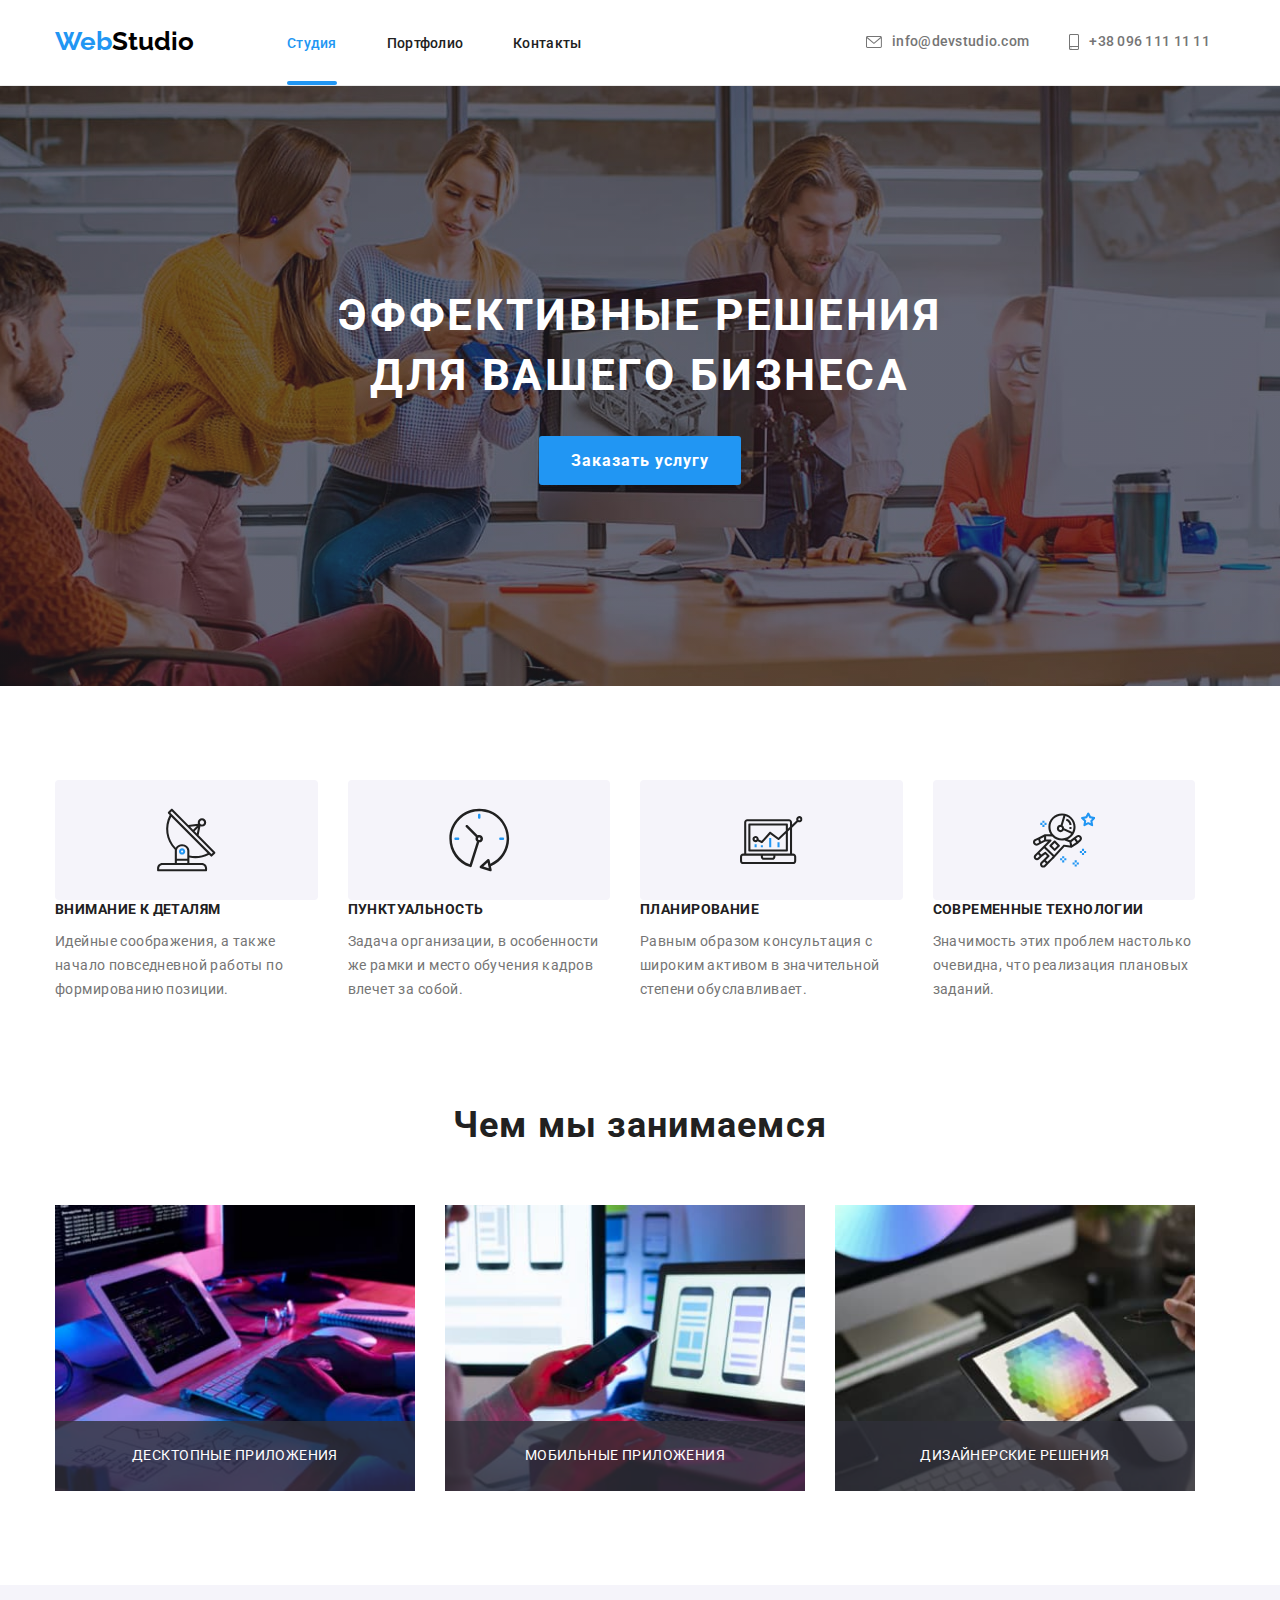
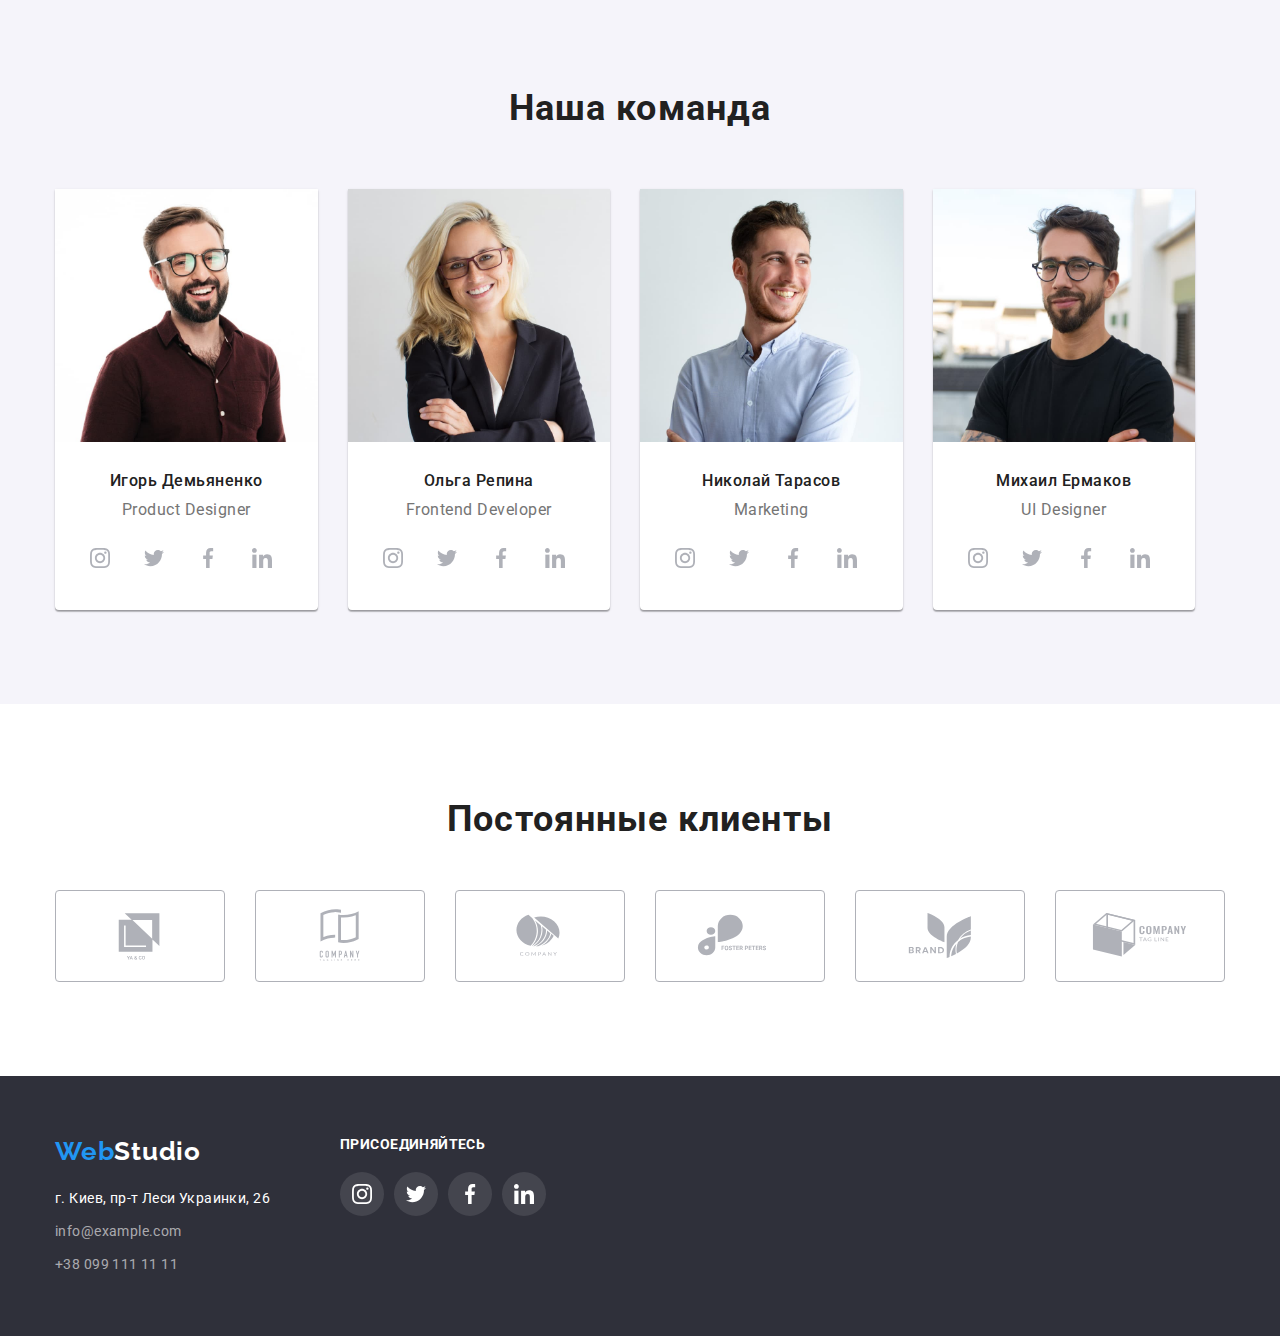
<file: index.html>
<!DOCTYPE html>
<html lang="en">

<head>
    <meta charset="UTF-8">
    <meta http-equiv="X-UA-Compatible" content="IE=edge">
    <meta name="viewport" content="width=device-width, initial-scale=1.0">
    <title>Document</title>
    <link
        href="https://fonts.googleapis.com/css2?family=Raleway:wght@700&family=Roboto:ital,wght@0,500;0,700;0,900;1,400;1,700&display=swap"
        rel="stylesheet">
    <link rel="stylesheet" href="https://github.com/sindresorhus/modern-normalize/blob/main/modern-normalize.css">
    <link rel="stylesheet" href="https://cdnjs.cloudflare.com/ajax/libs/animate.css/4.1.1/animate.min.css" />
    <link rel="stylesheet" href="./css/styles.css">
</head>

<body>
    <!--header section-->
    <header class="header">
        <div class="container header-container">
            <nav class="header-nav">
                <a class="header-logo link" href=""><span class="header-logo-color">Web</span>Studio</a>
                <ul class="list hedar-list">
                    <li class="header-item"> <a class="link header-link active header-studio-color" href="#">Студия</a></li>
                    <li class="header-item"> <a class="link header-link" href="./portfolio.html">Портфолио</a></li>
                    <li class="header-item"> <a class="link header-link" href="">Контакты</a></li>
                </ul>
            </nav>
            <div class="container header-conect">
                <ul class="list header-cont-list">
                    <li class="header-mail icon-mail"> 
                        <a class="link header-mail-color" href="mailto:info@devstudio.com">
                            <svg width="16" height="12" class="icon-mail"> 
                                <use href="./images/icons.svg#icon-envelope-hover">
                                </use>
                            </svg>info@devstudio.com
                        </a>
                    </li>
                    
                    <li class="header-tel">
                        <a class="link header-tel-color" href="tel:+380961111111">
                            <svg width="10" height="16" class="icon-tel">
                                <use href="./images/icons.svg#icon-smartphone">
                                </use>
                            </svg> +38 096 111 11 11
                        </a>
                    </li>
                </ul>
            </div>
        </div>
    </header>
    <main>
        <!--heroy section-->
        <section class="heroy-section overlay">
            <div class="container">
                <h1 class="heroy-titel">Эффективные решения для вашего бизнеса</h1>
                <button class="button button-color" data-modal-open>Заказать услугу</button>
            </div>
        </section>

        <!--features section-->
        <section class="features-section">
            <div class="container">
                <h2 hidden>Особенности</h2>
                    <ul class="list features-list">
                        <li class="features-item">
                            <div class="icon-features-item">
                                <svg width="70" height="70">
                                    <use href="./images/icons.svg#icon-antenna">
                                    </use>
                                </svg>
                            </div>
                            <h3 class="features-list-title">Внимание к деталям</h3>
                            <p class="features-list-text">
                                Идейные соображения, а также начало повседневной работы по формированию позиции.
                            </p>
                        </li>

                        <li class="features-item">
                            <div class="icon-features-item">
                                <svg width="70" height="70">
                                    <use href="./images/icons.svg#icon-clock">
                                    </use>
                                </svg>
                            </div>
                            <h3 class="features-list-title">Пунктуальность</h3>
                            <p class="features-list-text">
                                Задача организации, в особенности же рамки и место обучения кадров влечет за собой.
                            </p>
                        </li>

                        <li class="features-item">
                            <div class="icon-features-item">
                                <svg width="70" height="70">
                                    <use href="./images/icons.svg#icon-diagram">
                                    </use>
                                </svg>
                            </div>
                            <h3 class="features-list-title">Планирование</h3>
                            <p class="features-list-text">
                                Равным образом консультация с широким активом в значительной степени обуславливает.
                            </p>
                        </li>

                        <li  class="features-item">
                            <div class="icon-features-item">
                                <svg width="70" height="70">
                                    <use href="./images/icons.svg#icon-astronaut">
                                    </use>
                                </svg>
                            </div>
                            <h3 class="features-list-title">Современные технологии</h3>
                            <p class="features-list-text">
                                Значимость этих проблем настолько очевидна, что реализация плановых заданий.
                            </p>
                        </li>
                    </ul>
            </div>
        </section>

        <!--our work section-->
        <section class="work-section">
            <div class="container">
                <h2 class="our-work-title">Чем мы занимаемся</h2>
                <ul class="list list-work">
                    <li class="work-item">
                        <img src="images/photo(0).jpg" alt="our work 1" width="370"/>
                        <p class="work-item-text">Десктопные приложения</p>
                    </li>

                    <li class="work-item"><img src="images/photo(1).jpg" alt="our work 2" width="370"/>
                        <p class="work-item-text">Мобильные приложения</p>
                    </li>

                    <li class="work-item"><img src="images/photo(2).jpg" alt="our work 3" width="370"/>
                        <p class="work-item-text">Дизайнерские решения</p>
                    </li>
                </ul>
            </div>
        </section>

        <!--our team section-->
        <section class="our-team">
            <div class="container team-container">
                <h2 class="our-team-title">Наша команда</h2>
                <ul class="list list-team">
                    <li class="team-item">
                        <img class="img-team" src="images/photo(3).jpg" alt="фото Игорь Демьяненко" width="270" />
                        <p class="our-team-name">Игорь Демьяненко</p>
                        <p class="our-team-position">Product Designer</p>
                        <ul class="social-network-list list">
                            <li class="social-network-item">
                                <a href="" class="social-network-link">
                                    <svg width="20" height="20" class="social-network-icon">
                                        <use href="./images/icons.svg#icon-instagram"></use>
                                    </svg>
                                </a>
                            </li>
                        
                            <li class="social-network-item">
                                <a href="" class="social-network-link">
                                    <svg width="20" height="20" class="social-network-icon">
                                        <use href="./images/icons.svg#icon-twitter"></use>
                                    </svg>
                                </a>
                            </li>
                        
                            <li class="social-network-item">
                                <a href="" class="social-network-link">
                                    <svg width="20" height="20" class="social-network-icon">
                                        <use href="./images/icons.svg#icon-facebook"></use>
                                    </svg>
                                </a>
                            </li>
                        
                            <li class="social-network-item">
                                <a href="" class="social-network-link">
                                    <svg width="20" height="20" class="social-network-icon">
                                        <use href="./images/icons.svg#icon-linkedin"></use>
                                    </svg>
                                </a>
                            </li>
                        </ul>
                        
                    </li>
                    <li class="team-item">
                        <img class="img-team" src="images/photo(4).jpg" alt="фото Ольга Репина" width="270" />
                        <p class="our-team-name">Ольга Репина</p>
                        <p class="our-team-position">Frontend Developer</p>
                        <ul class="social-network-list list">
                            <li class="social-network-item">
                                <a href="" class="social-network-link">
                                    <svg width="20" height="20" class="social-network-icon">
                                        <use href="./images/icons.svg#icon-instagram"></use>
                                    </svg>
                                </a>
                            </li>
                        
                            <li class="social-network-item">
                                <a href="" class="social-network-link">
                                    <svg width="20" height="20" class="social-network-icon">
                                        <use href="./images/icons.svg#icon-twitter"></use>
                                    </svg>
                                </a>
                            </li>
                        
                            <li class="social-network-item">
                                <a href="" class="social-network-link">
                                    <svg width="20" height="20" class="social-network-icon">
                                        <use href="./images/icons.svg#icon-facebook"></use>
                                    </svg>
                                </a>
                            </li>
                        
                            <li class="social-network-item">
                                <a href="" class="social-network-link">
                                    <svg width="20" height="20" class="social-network-icon">
                                        <use href="./images/icons.svg#icon-linkedin"></use>
                                    </svg>
                                </a>
                            </li>
                        </ul>
                    </li>
                    <li class="team-item">
                        <img class="img-team" src="images/photo(5).jpg" alt="фото Николай Тарасов" width="270" />
                        <p class="our-team-name">Николай Тарасов</p>
                        <p class="our-team-position">Marketing</p>
                        <ul class="social-network-list list">
                            <li class="social-network-item">
                                <a href="" class="social-network-link">
                                    <svg width="20" height="20" class="social-network-icon">
                                        <use href="./images/icons.svg#icon-instagram"></use>
                                    </svg>
                                </a>
                            </li>
                        
                            <li class="social-network-item">
                                <a href="" class="social-network-link">
                                    <svg width="20" height="20" class="social-network-icon">
                                        <use href="./images/icons.svg#icon-twitter"></use>
                                    </svg>
                                </a>
                            </li>
                        
                            <li class="social-network-item">
                                <a href="" class="social-network-link">
                                    <svg width="20" height="20" class="social-network-icon">
                                        <use href="./images/icons.svg#icon-facebook"></use>
                                    </svg>
                                </a>
                            </li>
                        
                            <li class="social-network-item">
                                <a href="" class="social-network-link">
                                    <svg width="20" height="20" class="social-network-icon">
                                        <use href="./images/icons.svg#icon-linkedin"></use>
                                    </svg>
                                </a>
                            </li>
                        </ul>
                    </li>
                    <li class="team-item">
                        <img class="img-team" src="images/photo(6).jpg" alt="фото Михаил Ермаков" width="270" />
                        <p class="our-team-name">Михаил Ермаков</p>
                        <p class="our-team-position">UI Designer</p>
                        <ul class="social-network-list list">
                            <li class="social-network-item">
                                <a href="" class="social-network-link">
                                    <svg width="20" height="20" class="social-network-icon">
                                        <use href="./images/icons.svg#icon-instagram"></use>
                                    </svg>
                                </a>
                            </li>
                        
                            <li class="social-network-item">
                                <a href="" class="social-network-link">
                                    <svg width="20" height="20" class="social-network-icon">
                                        <use href="./images/icons.svg#icon-twitter"></use>
                                    </svg>
                                </a>
                            </li>
                        
                            <li class="social-network-item">
                                <a href="" class="social-network-link">
                                    <svg width="20" height="20" class="social-network-icon">
                                        <use href="./images/icons.svg#icon-facebook"></use>
                                    </svg>
                                </a>
                            </li>
                        
                            <li class="social-network-item">
                                <a href="" class="social-network-link">
                                    <svg width="20" height="20" class="social-network-icon">
                                        <use href="./images/icons.svg#icon-linkedin"></use>
                                    </svg>
                                </a>
                            </li>
                        </ul>
                    </li>
                </ul>
            </div>
            
        </section>

        <!-- =================ПОСТОЯННЫЕ КЛИЕНТЫ====================== -->
        <section class="clients">
            <div class="container">
                <h2 class="clients-title">Постоянные клиенты</h2>

                <ul class="clients-list">
                    <li class="clients-item">
                        <a href="" class="clients-link">
                            <svg width="106" height="60" class="clients-icon">
                                <use href="./images/icons.svg#icon-Logo-0"></use>
                            </svg>
                        </a>
                    </li>

                    <li class="clients-item">
                            <a href="" class="clients-link">
                                <svg width="106" height="60" class="clients-icon">
                                    <use href="./images/icons.svg#icon-Logo-1"></use>
                                </svg>
                            </a>
                        </li>
                    <li class="clients-item">
                        <a href="" class="clients-link">
                            <svg width="106" height="60" class="clients-icon">
                                <use href="./images/icons.svg#icon-Logo-2"></use>
                            </svg>
                        </a>
                    </li>

                    <li class="clients-item">
                        <a href="" class="clients-link">
                            <svg width="106" height="60" class="clients-icon">
                                <use href="./images/icons.svg#icon-Logo-3"></use>
                            </svg>
                        </a>
                    </li>

                    <li class="clients-item">
                        <a href="" class="clients-link">
                            <svg width="106" height="60" class="clients-icon">
                                <use href="./images/icons.svg#icon-Logo-4"></use>
                            </svg>
                        </a>
                    </li>
                    <li class="clients-item">
                        <a href="" class="clients-link">
                            <svg width="106" height="60" class="clients-icon">
                                <use href="./images/icons.svg#icon-Logo-5"></use>
                            </svg>
                        </a>
                    </li>
                                    
                </ul>
            </div>
        </section>
    </main>
    <!--footer section-->
    <footer class="footer-section">
        <div class="container footer">
            <div class="">
                <a class="link footer-logo" href="index.html"><span class="footer-logo-color">Web</span>Studio</a>
                <address class="footer-address">
                    <ul class="list footer-list">
                        <li class="footer-item">
                            <a class="link footer-link-address" href="https://goo.gl/maps/893jYbpZrBfaa6KE9"
                                rel="noopener noreferrer">г. Киев, пр-т Леси Украинки, 26</a>
                        </li>
                        <li class="footer-item">
                            <a class="link footer-link-mail" href="mailto:info@example.com">info@example.com</a>
                        </li>
                        <li class="footer-item">
                            <a class="link footer-link-tel" href="tel:+380991111111">+38 099 111 11 11</a>
                        </li>
                    </ul>
                </address>
            </div>
<!-- ========================<ФУТЕР ПРИСОЕДИНЯЙТЕСЬ================ -->
            <div class="footer-social">
                    <p class="footer-appeal">присоединяйтесь</p>

                    <ul class="footer-social-network-list list">
                        <li class="footer-social-network-item">
                            <a href="" class="footer-social-network-link">
                                <svg width="20" height="20" class="footer-social-network-icon">
                                    <use href="./images/icons.svg#icon-instagram"></use>
                                </svg>
                            </a>
                        </li>
                    
                        <li class="footer-social-network-item">
                            <a href="" class="footer-social-network-link">
                                <svg width="20" height="20" class="footer-social-network-icon">
                                    <use href="./images/icons.svg#icon-twitter"></use>
                                </svg>
                            </a>
                        </li>
                    
                        <li class="footer-social-network-item">
                            <a href="" class="footer-social-network-link">
                                <svg width="20" height="20" class="footer-social-network-icon">
                                    <use href="./images/icons.svg#icon-facebook"></use>
                                </svg>
                            </a>
                        </li>
                    
                        <li class="footer-social-network-item">
                            <a href="" class="footer-social-network-link">
                                <svg width="20" height="20" class="footer-ocial-network-icon">
                                    <use href="./images/icons.svg#icon-linkedin"></use>
                                </svg>
                            </a>
                        </li>
                    </ul>
            </div>
        </div>
    </footer>

    <!--=================== МОДАЛЬНОЕ ОКНО  ================-->
    <div class="backdrop is-hidden" data-modal>
        <div class="modal">
            <button type="button" class="modal-close" data-modal-close>
                <svg class="modal-close-icon" width="18" height="18">
                    <use href="./images/icons.svg#icon-close"></use>
                </svg>
            </button>
        </div>
    </div>
    <script src="./js/modal.js"></script>
</body>
</html>
</file>
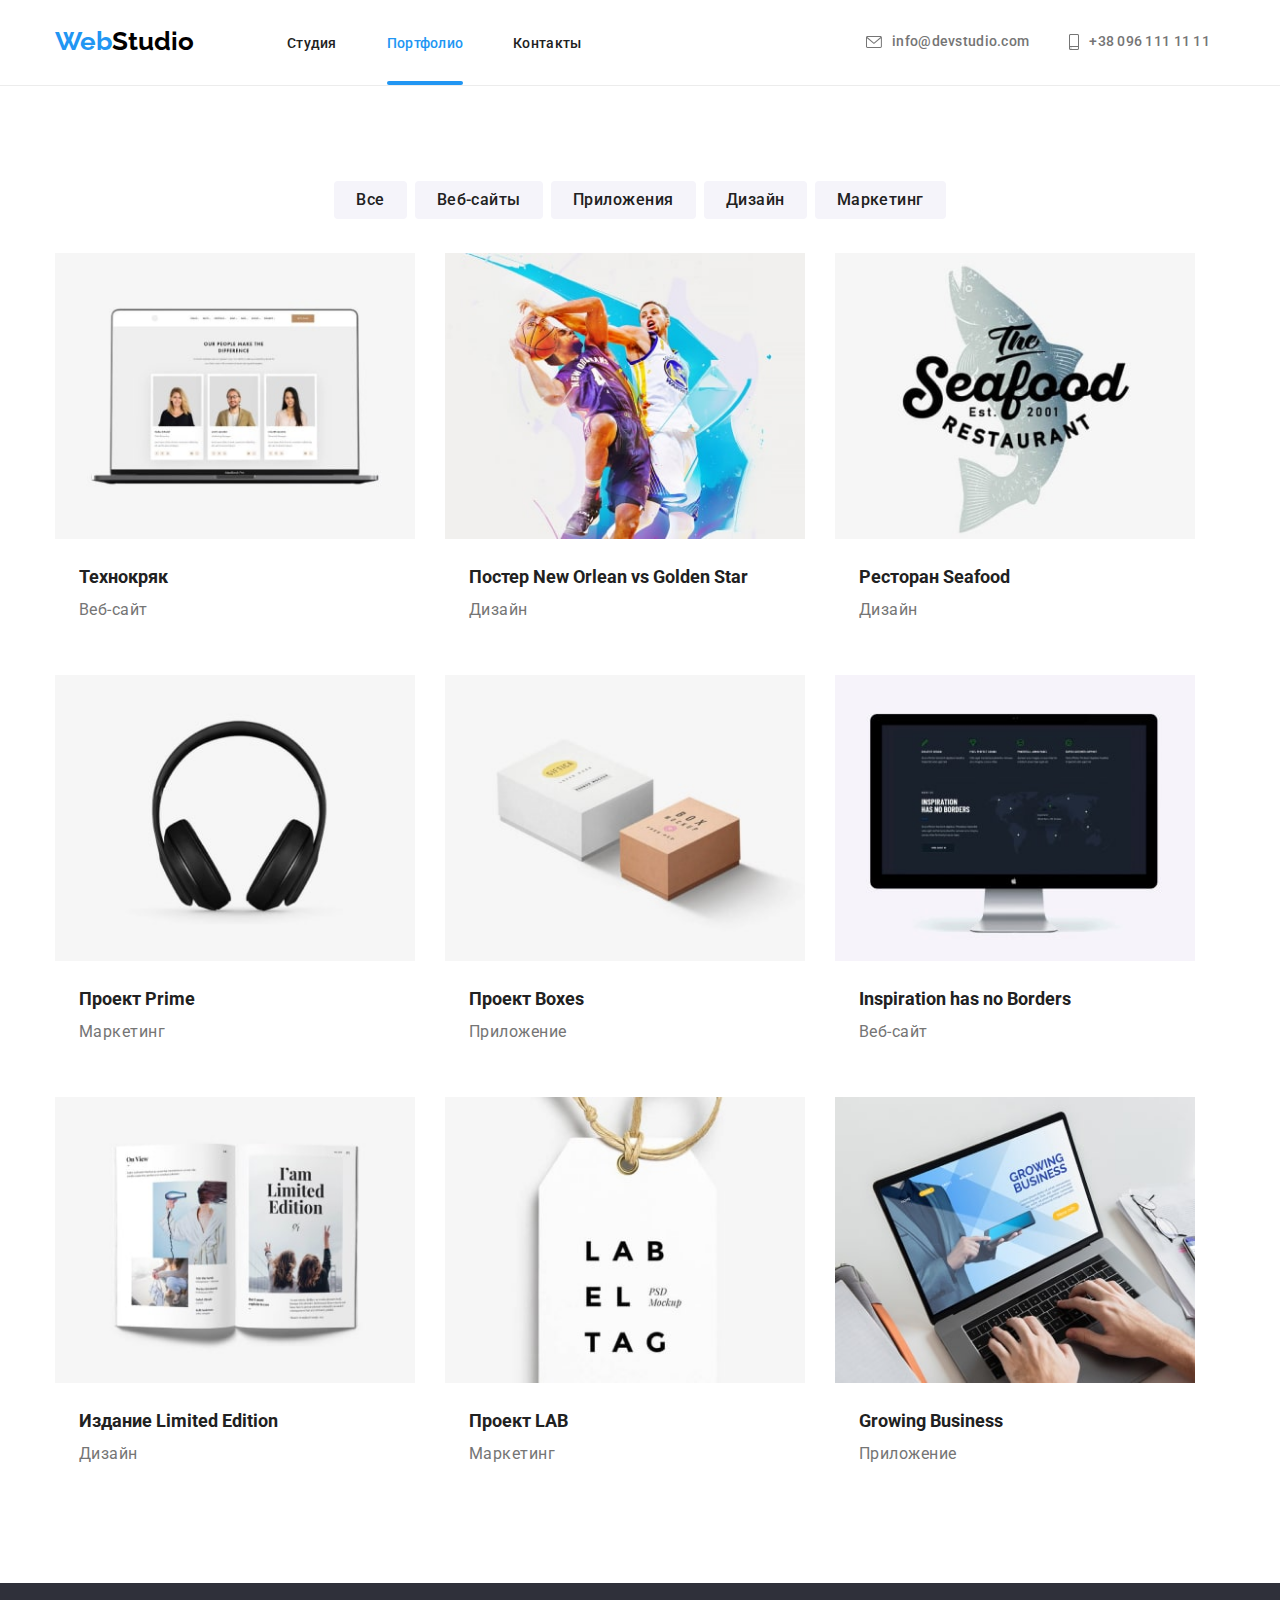
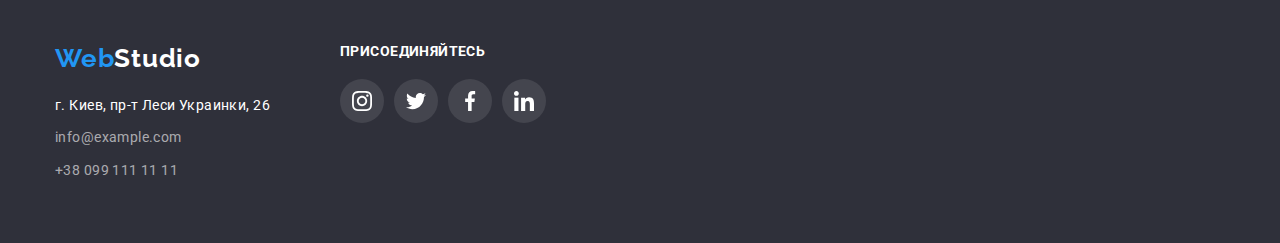
<file: portfolio.html>
<!DOCTYPE html>
<html lang="en">
<head>
    <meta charset="UTF-8">
    <meta http-equiv="X-UA-Compatible" content="IE=edge">
    <meta name="viewport" content="width=device-width, initial-scale=1.0">
    <title>Document</title>
    <link
        href="https://fonts.googleapis.com/css2?family=Raleway:wght@700&family=Roboto:ital,wght@0,500;0,700;0,900;1,400;1,700&display=swap"
        rel="stylesheet">
    <link rel="stylesheet" href="https://github.com/sindresorhus/modern-normalize/blob/main/modern-normalize.css">
    <link rel="stylesheet" href="https://cdnjs.cloudflare.com/ajax/libs/animate.css/4.1.1/animate.min.css" />
    <link rel="stylesheet" href="./css/styles.css">
</head>
<body>
        <!--header section-->
    <header class="header">
        <div class="container header-container">
            <nav class="header-nav">
                <a class="header-logo link" href=""><span class="header-logo-color">Web</span>Studio</a>
                <ul class="list hedar-list">
                    <li class="header-item"> <a class="link header-link" href="./index.html">Студия</a></li>
                    <li class="header-item"> <a class="link header-link active header-portfolio-color" href="./portfolio.html">Портфолио</a></li>
                    <li class="header-item"> <a class="link header-link" href="">Контакты</a></li>
                </ul>
            </nav>
            <div class="container header-conect">
                <ul class="list header-cont-list">
                    <li class="header-mail icon-mail">
                        <a class="link header-mail-color" href="mailto:info@devstudio.com">
                            <svg width="16" height="12" class="icon-mail">
                                <use href="./images/icons.svg#icon-envelope-hover">
                                </use>
                            </svg>info@devstudio.com
                        </a>
                    </li>
    
                    <li class="header-tel">
                        <a class="link header-tel-color" href="tel:+380961111111">
                            <svg width="10" height="16" class="icon-tel">
                                <use href="./images/icons.svg#icon-smartphone">
                                </use>
                            </svg> +38 096 111 11 11
                        </a>
                    </li>
                </ul>
            </div>
        </div>
    </header>
        <!--main section-->
<main>
        <section class="portfolio-section">
        <div class="container">
            <h1 hidden>Примеры работ</h1>

        <!--btn section-->
                <ul class="list list-btn">
                    <li class="btn-item"> 
                        <button type="button" class="btn-nav">Все</button>
                    </li>

                    <li class="btn-item">
                        <button type="button" class="btn-nav">Веб-сайты</button>
                    </li>

                    <li class="btn-item"> 
                        <button type="button" class="btn-nav">Приложения</button>
                    </li>

                    <li class="btn-item"> 
                        <button type="button" class="btn-nav">Дизайн</button>
                    </li>

                    <li class="btn-item"> 
                        <button type="button" class="btn-nav">Маркетинг</button>
                    </li>
                </ul>
                            
        <!--=====================PORTFOLIO BTN SECTION====================-->

                <ul class="list porfolio-list">
                    <li class="portfolio-item">
                        <a href="" class="portfolio-link">
                            <div class="portfolio-item-wrap">
                                <img class="portfolio-img" src="./images/photo-7-hw-2.jpg" alt="фото вебсайт на мониторе ноутбука" width="370" height="294">
                                <p class="portfolio-item-top-text">Технокряк это современная площадка распространения коронавируса. Компании используют эту платформу для цифрового
                                    шпионажа и атак на защищённые сервера конкурентов.
                                </p>
                            </div>

                            <div class="portfolio-content">
                                <h2 class="portfolio-title">Технокряк</h2>
                                <p class="portfolio-name">Веб-сайт</p>
                            </div>
                        </a>
                    </li>

                    <li class="portfolio-item">
                        <a href="" class="portfolio-link">
                            <div class="portfolio-item-wrap">
                                <img class="portfolio-img" src="./images/photo-8-hw-2.jpg" alt="фото боскитболисты" width="370"
                                    height="294">
                                <p class="portfolio-item-top-text">Lorem ipsum dolor sit, amet consectetur adipisicing elit. Natus repellendus doloremque ratione fuga, voluptas expedita optio nihil dolorum et nulla! Tempore facilis optio id. Provident doloribus laborum ad odio excepturi?</p>
                            </div>

                            <div class="portfolio-content">
                                <h2 class="portfolio-title">Постер New Orlean vs Golden Star</h2>
                                <p class="portfolio-name">Дизайн</p>
                            </div>
                        </a>
                    </li>

                    <li class="portfolio-item">
                        <a href="" class="portfolio-link">
                            <div class="portfolio-item-wrap">
                                <img class="portfolio-img" src="./images/photo-9-hw-2.jpg" alt="фото логотип ресторана Seafood" width="370" height="294">
                                <p class="portfolio-item-top-text"> Lorem ipsum dolor sit amet consectetur adipisicing elit. Quis magni eveniet ullam illum fuga, voluptatibus alias a eum incidunt sunt at optio nesciunt praesentium fugit aliquid odit vel, veniam recusandae?
                                </p>
                            </div>

                            <div class="portfolio-content">
                                <h2 class="portfolio-title">Ресторан Seafood</h2>
                                <p class="portfolio-name">Дизайн</p>
                            </div>
                        </a>
                    </li>

                    <li class="portfolio-item">
                        <a href="" class="portfolio-link">
                            <div class="portfolio-item-wrap">
                                <img class="portfolio-img" src="./images/photo-10-hw-2.jpg" alt="фото наушники" width="370" height="294">
                                <p class="portfolio-item-top-text"> Lorem ipsum dolor sit amet consectetur adipisicing elit. Quis magni eveniet ullam
                                    illum fuga, voluptatibus alias a eum incidunt sunt at optio nesciunt praesentium fugit aliquid odit vel, veniam
                                    recusandae?
                                </p>
                            </div>

                            <div class="portfolio-content">
                                <h2 class="portfolio-title">Проект Prime</h2>
                                <p class="portfolio-name">Маркетинг</p>
                            </div>
                        </a>
                    </li>

                    <li class="portfolio-item">
                        <a href="" class="portfolio-link">
                            <div class="portfolio-item-wrap">
                                <img class="portfolio-img" src="./images/photo-11-hw-2.jpg" alt="фото коробочки с надписью Boxes" width="370"
                                height="294">
                                <p class="portfolio-item-top-text"> Lorem ipsum dolor sit amet consectetur adipisicing elit. Quis magni eveniet ullam
                                    illum fuga, voluptatibus alias a eum incidunt sunt at optio nesciunt praesentium fugit aliquid odit vel, veniam
                                    recusandae?
                                </p>
                            </div>

                            <div class="portfolio-content">
                                <h2 class="portfolio-title">Проект Boxes</h2>
                                <p class="portfolio-name">Приложение</p>
                            </div>
                        </a>
                    </li>

                    <li class="portfolio-item">
                        <a href="" class="portfolio-link">
                            <div class="portfolio-item-wrap">
                                <img class="portfolio-img" src="./images/photo-12-hw-2.jpg" alt="фото веб-свйт на экране монитора" width="370" height="294">
                                <p class="portfolio-item-top-text"> Lorem ipsum dolor sit amet consectetur adipisicing elit. Quis magni eveniet ullam
                                    illum fuga, voluptatibus alias a eum incidunt sunt at optio nesciunt praesentium fugit aliquid odit vel, veniam
                                    recusandae?
                                </p>
                            </div>

                            <div class="portfolio-content">
                                <h2 class="portfolio-title">Inspiration has no Borders</h2>
                                <p class="portfolio-name">Веб-сайт</p>
                            </div>
                        </a>
                    </li>

                    <li class="portfolio-item">
                        <a href="" class="portfolio-link">
                            <div class="portfolio-item-wrap">
                                <img class="portfolio-img" src="./images/photo-13-hw-2.jpg" alt="фото журнал Limited Edition" width="370" height="294">
                                <p class="portfolio-item-top-text"> Lorem ipsum dolor sit amet consectetur adipisicing elit. Quis magni eveniet ullam
                                    illum fuga, voluptatibus alias a eum incidunt sunt at optio nesciunt praesentium fugit aliquid odit vel, veniam
                                    recusandae?
                                </p>
                            </div>

                            <div class="portfolio-content">
                                <h2 class="portfolio-title">Издание Limited Edition</h2>
                                <p class="portfolio-name">Дизайн</p>
                            </div>
                        </a>
                    </li>

                    <li class="portfolio-item">
                        <a href="" class="portfolio-link">
                            <div class="portfolio-item-wrap">
                                <img class="portfolio-img" src="./images/photo-14-hw-2.jpg" alt="фото бирка LAB EL TAG" width="370" height="294">
                                <p class="portfolio-item-top-text"> Lorem ipsum dolor sit amet consectetur adipisicing elit. Quis magni eveniet ullam
                                    illum fuga, voluptatibus alias a eum incidunt sunt at optio nesciunt praesentium fugit aliquid odit vel, veniam
                                    recusandae?
                                </p>
                            </div>

                            <div class="portfolio-content">
                                <h2 class="portfolio-title">Проект LAB</h2>
                                <p class="portfolio-name">Маркетинг</p>
                            </div>
                        </a>
                    </li>

                    <li class="portfolio-item">
                        <a href="" class="portfolio-link">
                            <div class="portfolio-item-wrap">
                                <img class="portfolio-img" src="./images/photo-15-hw-2.jpg" alt="фото приложение Growing Business на экране ноутбука" width="370" height="294">
                                <p class="portfolio-item-top-text"> Lorem ipsum dolor sit amet consectetur adipisicing elit. Quis magni eveniet ullam
                                    illum fuga, voluptatibus alias a eum incidunt sunt at optio nesciunt praesentium fugit aliquid odit vel, veniam
                                    recusandae?
                                </p>
                            </div>

                            <div class="portfolio-content">
                                <h2 class="portfolio-title">Growing Business</h2>
                                <p class="portfolio-name">Приложение</p>
                            </div>
                        </a>
                    </li>
                </ul>
        </div>
        </section>
</main>
    <footer class="footer-section">
        <div class="container footer">
            <div class="">
                <a class="link footer-logo" href="index.html"><span class="footer-logo-color">Web</span>Studio</a>
                <address class="footer-address">
                    <ul class="list footer-list">
                        <li class="footer-item">
                            <a class="link footer-link-address" href="https://goo.gl/maps/893jYbpZrBfaa6KE9"
                                rel="noopener noreferrer">г. Киев, пр-т Леси Украинки, 26</a>
                        </li>
                        <li class="footer-item">
                            <a class="link footer-link-mail" href="mailto:info@example.com">info@example.com</a>
                        </li>
                        <li class="footer-item">
                            <a class="link footer-link-tel" href="tel:+380991111111">+38 099 111 11 11</a>
                        </li>
                    </ul>
                </address>
            </div>
<!-- ========================<ФУТЕР ПРИСОЕДИНЯЙТЕСЬ================ -->
            <div class="footer-social">
                <p class="footer-appeal">присоединяйтесь</p>
    
                <ul class="footer-social-network-list list">
                    <li class="footer-social-network-item">
                        <a href="" class="footer-social-network-link">
                            <svg width="20" height="20" class="footer-social-network-icon">
                                <use href="./images/icons.svg#icon-instagram"></use>
                            </svg>
                        </a>
                    </li>
    
                    <li class="footer-social-network-item">
                        <a href="" class="footer-social-network-link">
                            <svg width="20" height="20" class="footer-social-network-icon">
                                <use href="./images/icons.svg#icon-twitter"></use>
                            </svg>
                        </a>
                    </li>
    
                    <li class="footer-social-network-item">
                        <a href="" class="footer-social-network-link">
                            <svg width="20" height="20" class="footer-social-network-icon">
                                <use href="./images/icons.svg#icon-facebook"></use>
                            </svg>
                        </a>
                    </li>
    
                    <li class="footer-social-network-item">
                        <a href="" class="footer-social-network-link">
                            <svg width="20" height="20" class="footer-ocial-network-icon">
                                <use href="./images/icons.svg#icon-linkedin"></use>
                            </svg>
                        </a>
                    </li>
                </ul>
            </div>
        </div>
    </footer>

</body>
</html>
</file>
<file: css/styles.css>
html {
  box-sizing: border-box;
}

body {
  margin: 0;
}
*,
*::after,
*::before {
  box-sizing: inherit;
}

img {
  display: block;
  max-width: 100%;
  height: auto;
}

/* универсальный селектор */
:root {
  --main-text-color: #212121;
  --second-text-color: #757575;
  --third-text-color: #2196f3;
  --fort-text-color: rgba(255, 255, 255, 0.6);
  --main-btn-color: #2196f3;
  --heder-text-color: #ffffff;
  --one-letter-spacing: 0.02em;
  --second-letter-spacing: 0.03em;
  --third-letter-spacing: 0.06em;
}

h1,
h2,
h3,
p,
ul {
  margin: 0;
}

ul {
  padding: 0;
  list-style: none;
}

.container {
  width: 1200px;
  margin-left: auto;
  margin-right: auto;
  padding: 0 15px;
}

body {
  font-family: "Roboto", sans-serif;
  color: #000000;
  background: #ffffff;
}

.link {
  text-decoration: none;
}

/* header section */

.header {
  display: flex;
  align-items: center;
  border-bottom: 1px solid #ececec;
}

.header-container {
  display: flex;
  align-items: center;
}

.header-nav {
  display: flex;
  align-items: center;
}

.hedar-list {
  display: flex;
  margin-left: 93px;
}

.header-item {
  margin-right: 50px;
}

.header-item:nth-child(3) {
  margin-right: 0px;
}

.header-conect {
  display: flex;
  align-items: center;
}

.header-logo {
  font-family: Raleway;
  font-weight: bold;
  font-size: 26px;
  line-height: 1.38;
  --letter-spacing-text: 0.03em;
  color: #000000;

  padding-top: 24px;
  padding-bottom: 25px;
}

.header-logo-color {
  color: var(--third-text-color);
}

.header-link {
  font-weight: 500;
  font-size: 14px;
  line-height: 1.14;
  letter-spacing: var(--one-letter-spacing);
  color: var(--main-text-color);
  padding-top: 32px;
  padding-bottom: 32px;

  position: relative;
  transition: color 2500ms cubic-bezier(0.4, 0, 0.2, 1);
}

.header-link.active::after {
  content: "";
  width: 100%;
  height: 4px;

  background: #2196f3;
  position: absolute;
  bottom: -2px;
  left: 0;
  border-radius: 2px;
}

.header-link:hover,
.header-link :focus {
  color: var(--third-text-color);
}

.header-studio-color {
  color: #2196f3;
}

.header-portfolio-color {
  color: #2196f3;
}

.header-cont-list {
  font-weight: 500;
  font-size: 14px;
  line-height: 1.14;
  letter-spacing: var(--one-letter-spacing);

  display: flex;
  align-items: center;
  margin-left: auto;
}

.header-cont-link {
  padding-top: 32px;
  padding-bottom: 32px;
}

.header-mail-color {
  color: var(--second-text-color);
  display: flex;
  align-items: center;

  transition: color 2500ms cubic-bezier(0.4, 0, 0.2, 1);
}

.icon-mail {
  margin-right: 10px;
  align-items: center;
  fill: currentColor;
}

.header-mail-color:hover {
  color: var(--third-text-color);
}

.header-mail-color:focus {
  color: red;
}

.header-tel {
  margin-left: 30px;
}

.header-tel-color {
  color: var(--second-text-color);
  display: flex;
  align-items: center;

  transition: color 2500ms cubic-bezier(0.4, 0, 0.2, 1);
}

.icon-tel {
  fill: currentColor;
  margin-right: 10px;
}

.header-tel-color:hover {
  color: var(--third-text-color);
}

.header-tel-color:focus {
  color: red;
}

/* heroy section */

.heroy-section {
  background: #2f303a;
  text-align: center;
  padding-top: 200px;
  padding-bottom: 200px;
}

.overlay {
  display: block;
  max-width: 1600px;
  height: 600px;
  margin: 0 auto;

  align-items: center;

  background-image: linear-gradient(
      to right,
      rgba(47, 48, 58, 0.4),
      rgba(47, 48, 58, 0.4)
    ),
    url("../images/heroy-min.jpg");

  background-size: cover;
  background-repeat: no-repeat;
  background-position: center;
}

.heroy-titel {
  width: 696px;
  margin: 0 auto;

  font-weight: 900px;
  font-size: 44px;
  line-height: 1.36;
  text-align: center;
  text-transform: uppercase;
  color: var(--heder-text-color);
  letter-spacing: var(--third-letter-spacing);
}

.button {
  font-family: "Roboto";
  font-weight: 700;
  font-size: 16px;
  line-height: 1.87;
  text-align: center;
  border: none;
  box-shadow: 0px 4px 4px rgba(0, 0, 0, 0.15);
  border-radius: 4px;
  padding: 10px 32px;
  color: var(--heder-text-color);
  letter-spacing: var(--third-letter-spacing);
  background-color: var(--main-btn-color);
  border-radius: 3px;
  cursor: pointer;
  padding: 10px 32px;
  margin-top: 30px;

  transition-property: background-color;
  transition-duration: 250ms;
  transition-timing-function: cubic-bezier(0.4, 0, 0.2, 1);
}

.button:hover,
.button:focus {
  background-color: #757575;
}

/* features section */

.features-section {
  padding: 94px 0;
  padding-bottom: 0;
}

.features-list {
  display: flex;
  flex-wrap: wrap;
  align-items: center;
}
.features-item {
  width: calc(100% / 4 - 30px);
  margin-left: 30px;
  display: block;
}

.icon-features-item {
  display: flex;
  padding: 25px 100px;
  align-items: center;
  background-color: #f5f4fa;
  border-radius: 4px;
}

.features-item:nth-child(1) {
  margin-left: 0;
}

.features-list-title {
  font-weight: bold;
  font-size: 14px;
  line-height: 1.42;
  text-transform: uppercase;
  letter-spacing: var(--second-letter-spacing);
  color: var(--main-text-color);
  margin-bottom: 10px;
}

.features-list-text {
  font-size: 14px;
  line-height: 1.71;
  letter-spacing: var(--second-letter-spacing);
  color: var(--second-text-color);
}

/* our work section- */

.work-section {
  padding: 94px 0;
}

.our-work-title {
  font-weight: bold;
  font-size: 36px;
  line-height: 1.66;
  letter-spacing: var(--second-letter-spacing);
  color: var(--main-text-color);
  margin-bottom: 50px;
  text-align: center;
}

.list-work {
  display: flex;
  flex-wrap: wrap;
  margin-left: 0;
  margin-top: 0;
}

.work-item {
  width: calc(100% / 3 - 30px);
  margin-left: 30px;
  position: relative;
}

.work-item:nth-child(1) {
  margin-left: 0;
}

.work-item-text {
  position: absolute;
  bottom: 0;
  left: 0;
  font-size: 14px;
  line-height: 1.14;
  text-align: center;
  letter-spacing: 0.03em;
  text-transform: uppercase;
  color: #ffffff;
  background-color: rgba(47, 48, 58, 0.8);
  width: 100%;
  height: 70px;
  display: flex;
  align-items: center;
  justify-content: center;
}

/* our team section */

.our-team {
  background-color: #f5f4fa;
  padding: 94px 0;
}

.team-container {
  margin-left: auto;
  margin-right: auto;
  padding: 0 15px;
}

.our-team-title {
  font-weight: bold;
  font-size: 36px;
  line-height: 1.66;
  letter-spacing: var(--second-letter-spacing);
  color: var(--main-text-color);
  margin-bottom: 50px;
  text-align: center;
}

.list-team {
  display: flex;
  flex-wrap: wrap;
  margin-left: 0;
  margin-top: 0;
}

.team-item {
  margin-left: 30px;

  background-color: #ffffff;
  width: calc(100% / 4 - 30px);
  text-align: center;

  box-shadow: 0px 1px 3px rgba(0, 0, 0, 0.12), 0px 1px 1px rgba(0, 0, 0, 0.14),
    0px 2px 1px rgba(0, 0, 0, 0.2);
  border-radius: 0px 0px 4px 4px;
}

.team-item:nth-child(1) {
  margin-left: 0;
}

.our-team-name {
  font-weight: 500;
  font-size: 16px;
  line-height: 1.18;
  letter-spacing: var(--second-letter-spacing);
  color: var(--main-text-color);
  margin-top: 30px;
  margin-bottom: 10px;
  text-align: center;
}

.our-team-position {
  font-size: 16px;
  line-height: 1.18;
  letter-spacing: var(--second-letter-spacing);
  color: var(--second-text-color);
  margin-top: 10px;
  margin-bottom: 16px;
  text-align: center;
}

.social-network-list {
  display: flex;
  justify-content: center;
  align-items: center;
  margin-bottom: 30px;
}

.social-network-item {
  width: 44px;
  height: 44px;
  justify-content: center;
  align-content: center;
  align-items: center;
  margin-right: 10px;
}

.social-network-item :not(:last-child) {
  margin-right: 10px;
}

.social-network-link :first-child {
  margin-left: 0;
}

.social-network-link {
  display: block;
  width: 100%;
  height: 100%;
  border-radius: 50%;
  fill: #afb1b8;
  display: flex;
  justify-content: center;
  align-items: center;

  transition: background-color 2500ms cubic-bezier(0.4, 0, 0.2, 1),
    color 2500ms cubic-bezier(0.4, 0, 0.2, 1);
}

.social-network-icon {
  width: 20px;
  height: 20px;

  transition: color 2500ms cubic-bezier(0.4, 0, 0.2, 1);
}

.social-network-link:hover,
.social-network-link:focus {
  fill: #ffffff;
  background-color: #2196f3;
}

/* =================ПОСТОЯННЫЕ КЛИЕНТЫ=============== */

.clients {
  padding: 94px 0;
}

.clients-list {
  display: flex;
}

.clients-title {
  font-weight: bold;
  font-size: 36px;
  line-height: 1.17;
  text-align: center;
  letter-spacing: 0.03em;

  color: var(--main-text-color);
  margin-bottom: 50px;
}

.clients-item {
  display: flex;
  width: 170px;
  height: 92px;
  justify-content: center;
  align-items: center;
}

.clients-item + .clients-item {
  margin-left: 30px;
}

.clients-link {
  display: flex;
  width: 170px;
  height: 92px;
  border: 1px solid #afb1b8;
  border-radius: 4px;
  justify-content: center;
  align-items: center;
  color: #afb1b8;

  transition: border-color 2500ms cubic-bezier(0.4, 0, 0.2, 1),
    color 2500ms cubic-bezier(0.4, 0, 0.2, 1);
}

.clients-icon {
  fill: currentColor;
}

.clients-link:hover,
.clients-link:focus {
  border-color: #2196f3;
  color: #2196f3;
}

/* footer section */

.footer-section {
  background-color: #2f303a;
  padding: 60px 0;
}

.footer {
  display: flex;
}

.footer-logo {
  font-family: Raleway;
  font-weight: bold;
  font-size: 26px;
  line-height: 1.19;
  letter-spacing: var(--second-letter-spacing);
  color: var(--heder-text-color);
  margin-bottom: 20px;
  display: block;
}

.footer-logo-color {
  color: var(--third-text-color);
}

.footer-address {
  margin-right: 70px;
}

.footer-link-address {
  font-size: 14px;
  line-height: 1.71;
  letter-spacing: var(--second-letter-spacing);
  color: var(--heder-text-color);
  margin-top: 100px;
  font-style: normal;

  transition: color 2500ms cubic-bezier(0.4, 0, 0.2, 1);
}

.footer-item {
  margin-bottom: 9px;
}
.footer-item:last-child {
  margin-bottom: 0px;
}

.footer-link-address:hover {
  color: var(--third-text-color);
}

.footer-link-address:focus {
  color: red;
}

.footer-link-mail {
  font-style: normal;
  font-size: 14px;
  line-height: 1.71;
  letter-spacing: var(--second-letter-spacing);
  color: rgba(255, 255, 255, 0.6);

  transition: color 2500ms cubic-bezier(0.4, 0, 0.2, 1);
}

.footer-link-mail:hover {
  color: var(--third-text-color);
}

.footer-link-mail:focus {
  color: red;
}

.footer-link-tel {
  font-style: normal;
  font-size: 14px;
  line-height: 1.71;
  letter-spacing: var(--second-letter-spacing);
  color: rgba(255, 255, 255, 0.6);

  transition: color 2500ms cubic-bezier(0.4, 0, 0.2, 1);
}

.footer-link-tel:hover {
  color: var(--third-text-color);
}

.footer-link-tel:focus {
  color: rgb(18, 235, 43);
}

/*  === ФУТЕР ПРИСОЕДНЯЙТЕСЬ==== */

.footer-appeal {
  font-weight: bold;
  font-size: 14px;
  line-height: 16px;
  letter-spacing: 0.03em;
  text-transform: uppercase;
  color: #ffffff;
  margin-bottom: 20px;
}

.footer-social-network-list {
  display: flex;
  justify-content: center;
  align-items: center;
}

.footer-social-network-item {
  width: 44px;
  height: 44px;
  justify-content: center;
  align-content: center;
  align-items: center;

  margin-right: 10px;
}

.footer-social-network-item :not(:last-child) {
  margin-right: 10px;
}

.footer-social-network-link :first-child {
  margin-left: 0;
}

.footer-social-network-link {
  display: block;
  width: 100%;
  height: 100%;
  border-radius: 50%;
  fill: #ffffff;
  display: flex;
  justify-content: center;
  align-items: center;

  background-color: rgba(255, 255, 255, 0.1);

  transition: background-color 2500ms cubic-bezier(0.4, 0, 0.2, 1),
    fill 2500ms cubic-bezier(0.4, 0, 0.2, 1);
}

.footer-social-network-icon {
  width: 20px;
  height: 20px;
}

.footer-social-network-link:hover,
.footer-social-network-link:focus {
  fill: #ffffff;
  background-color: #2196f3;
}

/* ===================btn section================= */

.portfolio-section {
  padding-top: 95px;
}

.list-btn {
  display: flex;
  align-items: center;
  margin-bottom: 34px;
  justify-content: center;
}

.list-btn.flex-container {
  justify-content: space-between;
}

.btn-item:not(:last-child) {
  margin-right: 8px;
}

.btn-nav {
  cursor: pointer;

  font-family: "Roboto";
  font-weight: 500;
  font-size: 16px;
  line-height: 1.62;

  text-align: center;
  letter-spacing: var(--second-letter-spacing);
  color: var(--main-text-color);

  background: #f5f4fa;
  border-radius: 4px;
  padding: 6px 22px;
  border: none;

  transition-property: background-color;
  transition-duration: 250ms;
  transition-timing-function: cubic-bezier(0.4, 0, 0.2, 1);
}

.btn-nav:hover,
.btn-nav:focus {
  background-color: #2196f3;
  color: #ffffff;
}

/* ===================PORTFOLIO BTN SECTION================= */

.porfolio-list {
  display: flex;
  flex-wrap: wrap;
  margin-left: 0;
  margin-top: 0px;
  padding-bottom: 94px;
}

.portfolio-item {
  margin-left: 30px;
  margin-top: 30px;

  width: calc(100% / 3 - 30px);
  display: flex;
  flex-direction: column;
}

.portfolio-item :hover .portfolio-item-top-text {
  transform: translateY(0);
}

.portfolio-item-wrap {
  position: relative;
  overflow: hidden;
}

.portfolio-item:nth-child(-n + 3) {
  margin-top: 0px;
}

.portfolio-item:nth-child(3n + 1) {
  margin-left: 0px;
}

.portfolio-link {
  text-decoration: none;
}

.portfolio-link:hover,
.portfolio-link :focus {
  box-shadow: 0px 1px 1px rgba(0, 0, 0, 0.12), 0px 4px 4px rgba(0, 0, 0, 0.06),
    1px 4px 6px rgba(0, 0, 0, 0.16);
}

.portfolio-item-top-text {
  position: absolute;
  top: 0;
  left: 0;
  font-size: 18px;
  line-height: 1.56;
  letter-spacing: 0.03em;
  color: #ffffff;
  text-align: center;
  background: rgba(33, 150, 243, 0.9);
  padding: 63px 24px;
  height: 100%;
  transform: translateY(100%);

  transition: 250ms cubic-bezier(0.4, 0, 0.2, 1);
}

.portfolio-title {
  font-weight: bold;
  font-size: 18px;
  line-height: 2;
  left: var(--third-letter-spacing);
  color: var(--main-text-color);

  text-align: left;
}

.portfolio-name {
  font-size: 16px;
  line-height: 1.87;
  letter-spacing: var(--second-letter-spacing);
  color: var(--second-text-color);

  text-align: left;
}

.portfolio-content {
  padding: 20px 24px;
}

/* =====================МОДАЛЬНОЕ ОКНО ================================ */

.backdrop {
  width: 100vw;
  height: 100vh;
  background: rgba(0, 0, 0, 0.2);
  position: fixed;
  top: 0;
  left: 0;
  transition: optical 250ms cubic-bezier(0.4, 0, 0.2, 1);
  visibility: visible;
  opacity: 1;
  transition: opacity 250ms linear, visibility 250ms linear;
}

.modal {
  width: 528px;
  height: 581px;
  position: absolute;
  background-color: #ffffff;
  box-shadow: 0px 1px 3px rgba(0, 0, 0, 0.12), 0px 1px 1px rgba(0, 0, 0, 0.14),
    0px 2px 1px rgba(0, 0, 0, 0.2);
  border-radius: 4px;
  top: 50%;
  left: 50%;
  transform: translate(-50%, -50%);
  transition: transform 250ms;
}

.modal-close {
  /* outline: 1px solid tomato; */
  width: 30px;
  height: 30px;
  background-color: transparent;
  border: 1px solid rgba(0, 0, 0, 0.1);
  border-radius: 50%;
  position: absolute;
  top: 8px;
  right: 8px;
  display: flex;
  align-items: center;
  justify-content: center;
  transform: opacity;
  transition: transform 250ms;
}

.backdrop.is-hidden .modal {
  transform: rotate(180deg);

  transition: transform 250ms;
}

.is-hidden {
  visibility: hidden;
  opacity: 0;
  pointer-events: none;
}

.modal-close-icon {
  display: flex;
  width: 30px;
  height: 30px;
  background: #ffffff;
  align-items: center;
  justify-content: center;
}
</file>
